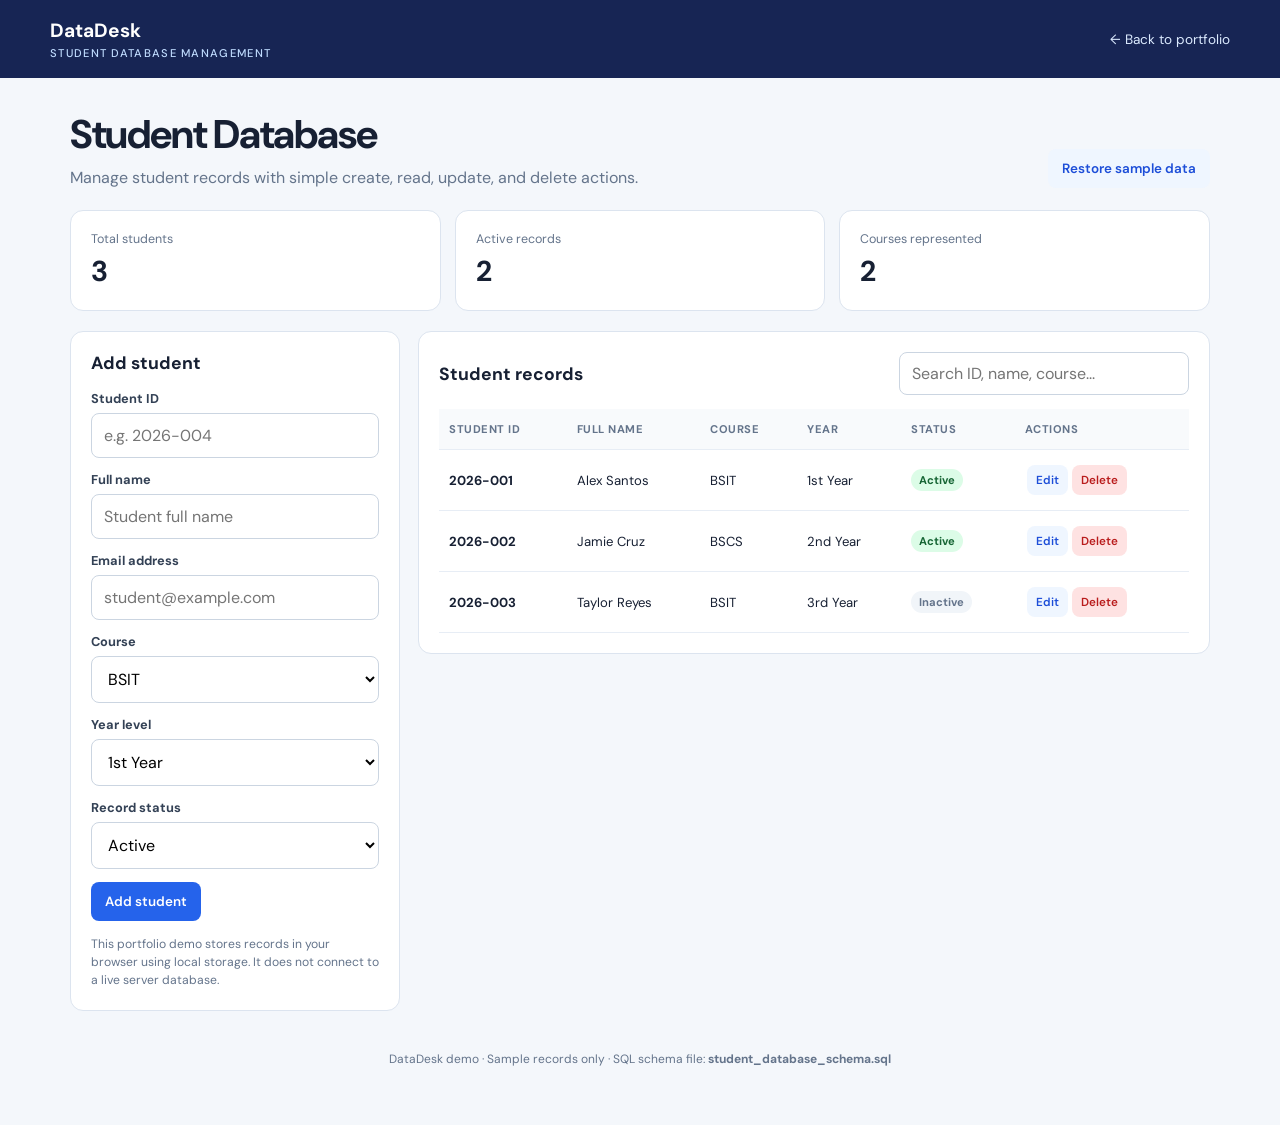
<file: database-demo.html>
<!doctype html>
<html lang="en"><head><meta charset="utf-8"><meta name="viewport" content="width=device-width, initial-scale=1"><meta name="description" content="Student Database Management System portfolio demo"><title>DataDesk | Student Database</title><link rel="stylesheet" href="database-demo.css"></head><body>
<header class="topbar"><div class="brand">DataDesk<small>STUDENT DATABASE MANAGEMENT</small></div><a href="index.html">← Back to portfolio</a></header>
<main class="wrap"><section class="intro"><div><h1>Student Database</h1><p>Manage student records with simple create, read, update, and delete actions.</p></div><button class="btn btn-light" id="resetData" type="button">Restore sample data</button></section>
<div class="stats"><div class="stat"><span>Total students</span><strong id="totalCount">0</strong></div><div class="stat"><span>Active records</span><strong id="activeCount">0</strong></div><div class="stat"><span>Courses represented</span><strong id="courseCount">0</strong></div></div>
<div class="notice" id="notice" role="status"></div><div class="layout"><section class="panel"><h2 id="formTitle">Add student</h2><form id="studentForm"><div class="field"><label for="studentId">Student ID</label><input id="studentId" placeholder="e.g. 2026-004" required maxlength="20"></div><div class="field"><label for="studentName">Full name</label><input id="studentName" placeholder="Student full name" required maxlength="90"></div><div class="field"><label for="studentEmail">Email address</label><input id="studentEmail" type="email" placeholder="student@example.com" required maxlength="120"></div><div class="field"><label for="course">Course</label><select id="course"><option>BSIT</option><option>BSCS</option><option>BSIS</option><option>BSBA</option><option>BSED</option><option>Other</option></select></div><div class="field"><label for="year">Year level</label><select id="year"><option>1st Year</option><option>2nd Year</option><option>3rd Year</option><option>4th Year</option></select></div><div class="field"><label for="status">Record status</label><select id="status"><option>Active</option><option>Inactive</option></select></div><div class="form-actions"><button class="btn btn-primary" id="saveBtn" type="submit">Add student</button><button class="btn btn-light" id="cancelEdit" type="button" hidden>Cancel edit</button></div></form><p class="hint">This portfolio demo stores records in your browser using local storage. It does not connect to a live server database.</p></section>
<section class="panel"><div class="table-head"><h2>Student records</h2><input class="search" id="search" type="search" placeholder="Search ID, name, course..."></div><div class="table-wrap"><table><thead><tr><th>Student ID</th><th>Full name</th><th>Course</th><th>Year</th><th>Status</th><th>Actions</th></tr></thead><tbody id="tableBody"></tbody></table></div></section></div><p class="footer-note">DataDesk demo · Sample records only · SQL schema file: <strong>student_database_schema.sql</strong></p></main><script src="database-demo.js"></script></body></html>
</file>
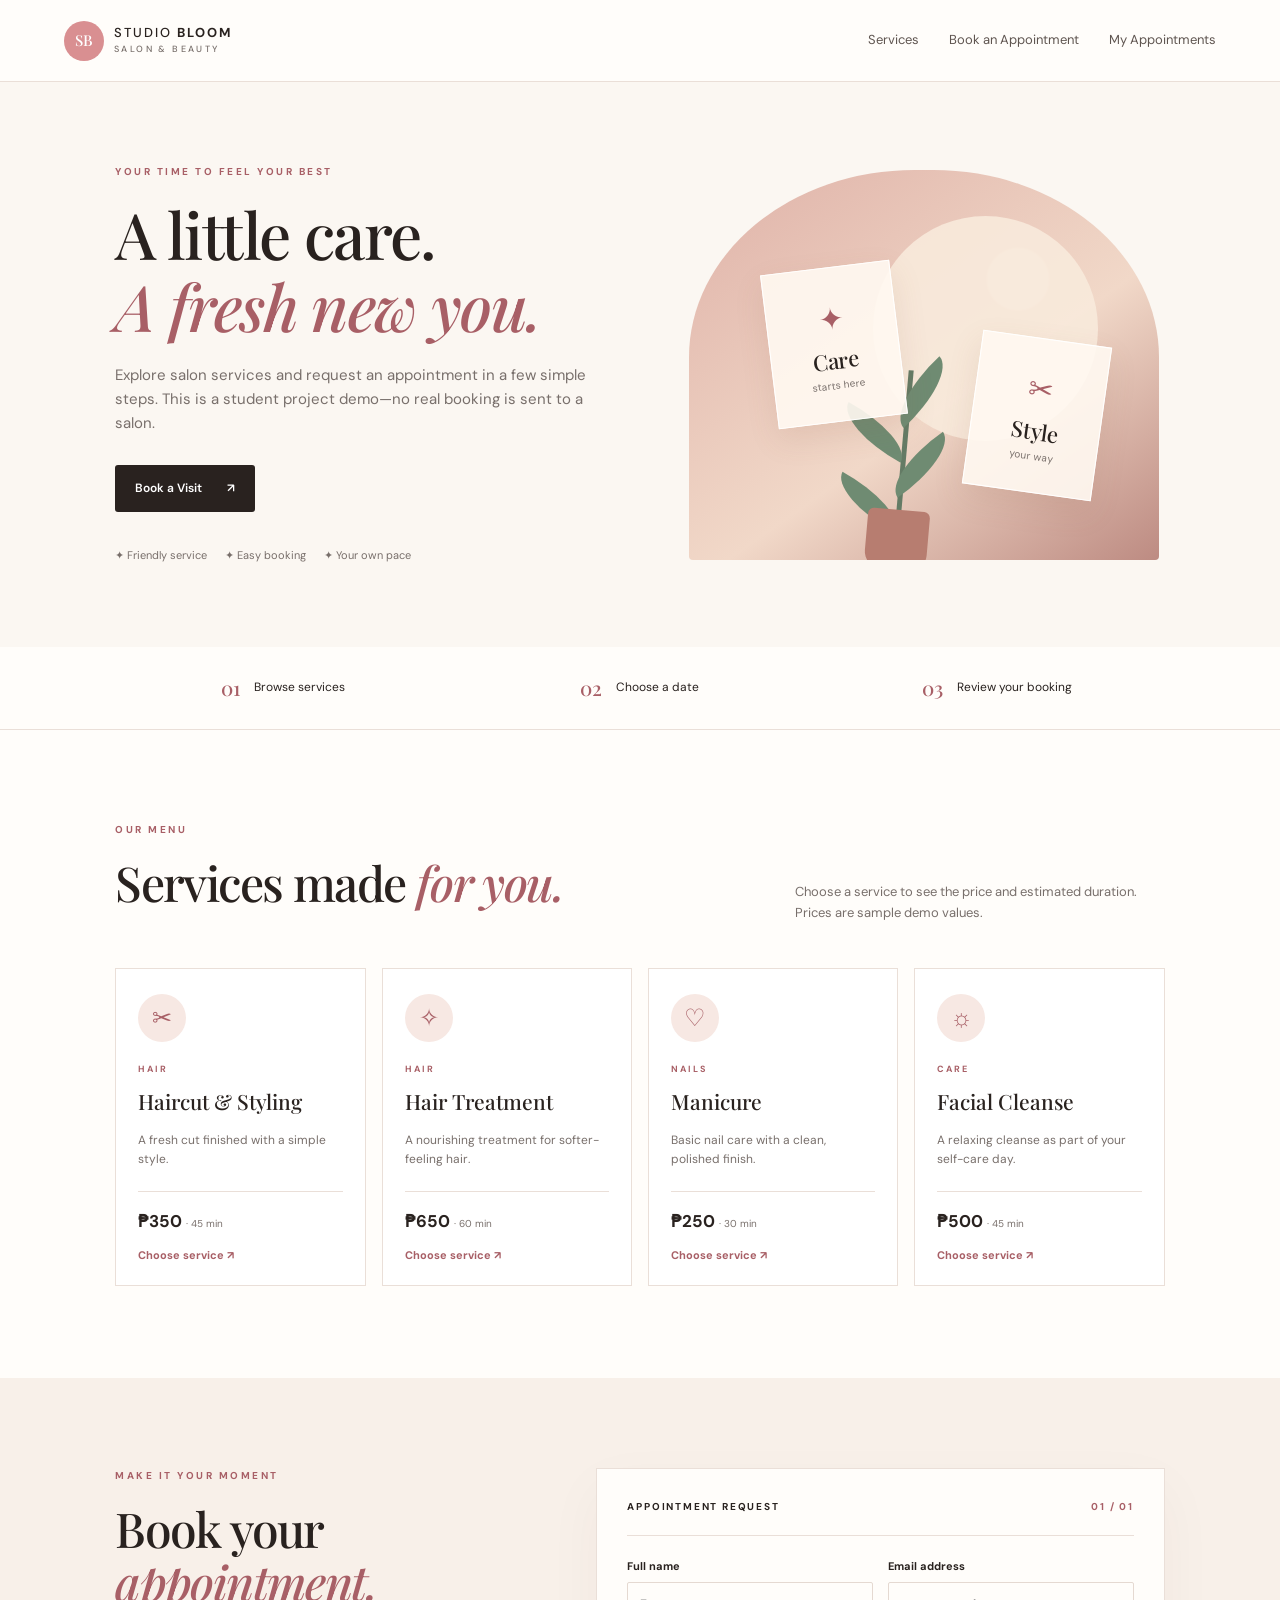
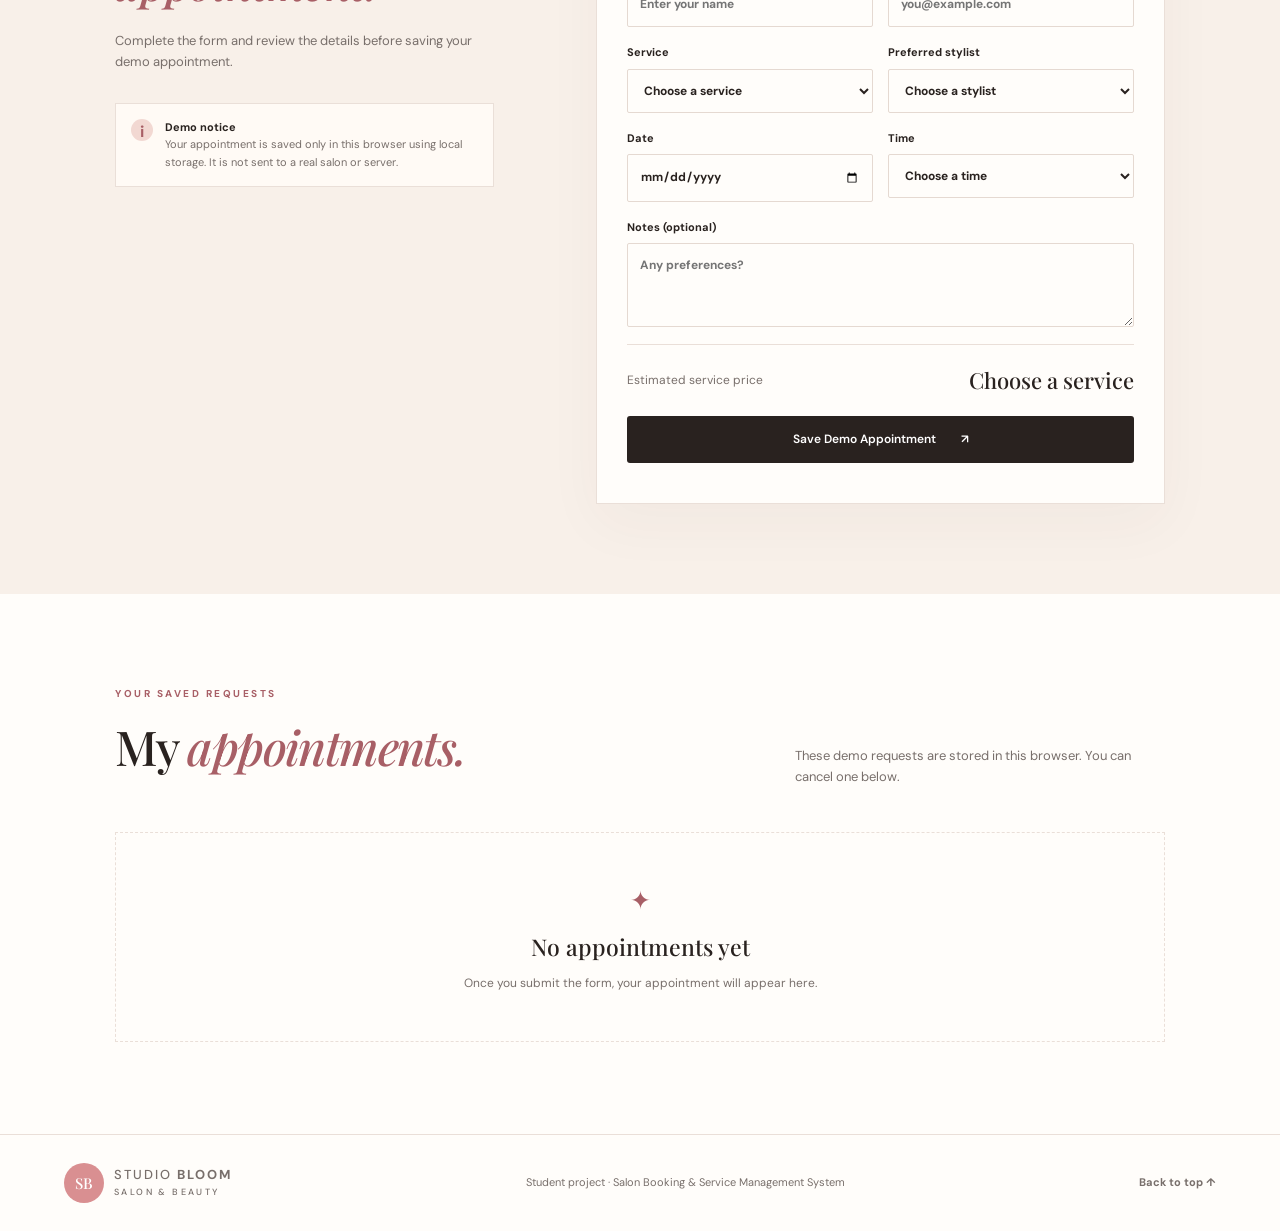
<file: salon-booking-demo.html>
<!doctype html>
<html lang="en">
<head>
  <meta charset="utf-8">
  <meta name="viewport" content="width=device-width, initial-scale=1">
  <meta name="description" content="Salon booking and service management front-end demo.">
  <title>Studio Bloom | Salon Booking Demo</title>
  <link rel="stylesheet" href="salon-booking-demo.css">
</head>
<body>
  <header class="topbar">
    <a class="brand" href="#home"><span class="brand-mark">SB</span><span>STUDIO <b>BLOOM</b><small>SALON & BEAUTY</small></span></a>
    <button class="menu-toggle" id="menuToggle" aria-label="Toggle navigation" aria-expanded="false">☰</button>
    <nav id="navLinks">
      <a href="#services">Services</a><a href="#booking">Book an Appointment</a><a href="#appointments">My Appointments</a>
    </nav>
  </header>
  <main>
    <section class="hero" id="home">
      <div class="hero-copy">
        <p class="eyebrow">YOUR TIME TO FEEL YOUR BEST</p>
        <h1>A little care.<br><em>A fresh new you.</em></h1>
        <p class="lead">Explore salon services and request an appointment in a few simple steps. This is a student project demo—no real booking is sent to a salon.</p>
        <a class="button" href="#booking">Book a Visit <span>↗</span></a>
        <div class="hero-meta"><span>✦ Friendly service</span><span>✦ Easy booking</span><span>✦ Your own pace</span></div>
      </div>
      <div class="hero-art" aria-label="Decorative salon illustration">
        <div class="sun"></div><div class="art-card card-one"><span>✦</span><b>Care</b><small>starts here</small></div>
        <div class="art-card card-two"><span>✂</span><b>Style</b><small>your way</small></div>
        <div class="plant"><i></i><i></i><i></i><i></i><div></div></div>
      </div>
    </section>
    <section class="intro-strip"><div><b>01</b><span>Browse services</span></div><div><b>02</b><span>Choose a date</span></div><div><b>03</b><span>Review your booking</span></div></section>
    <section class="section" id="services">
      <div class="section-heading"><div><p class="eyebrow">OUR MENU</p><h2>Services made <em>for you.</em></h2></div><p>Choose a service to see the price and estimated duration. Prices are sample demo values.</p></div>
      <div class="service-grid" id="serviceGrid">
        <article class="service-card"><div class="service-icon">✂</div><p class="service-type">HAIR</p><h3>Haircut & Styling</h3><p>A fresh cut finished with a simple style.</p><div class="service-bottom"><span>₱350 <small>· 45 min</small></span><button class="text-button choose-service" data-service="Haircut & Styling">Choose service ↗</button></div></article>
        <article class="service-card"><div class="service-icon">✧</div><p class="service-type">HAIR</p><h3>Hair Treatment</h3><p>A nourishing treatment for softer-feeling hair.</p><div class="service-bottom"><span>₱650 <small>· 60 min</small></span><button class="text-button choose-service" data-service="Hair Treatment">Choose service ↗</button></div></article>
        <article class="service-card"><div class="service-icon">♡</div><p class="service-type">NAILS</p><h3>Manicure</h3><p>Basic nail care with a clean, polished finish.</p><div class="service-bottom"><span>₱250 <small>· 30 min</small></span><button class="text-button choose-service" data-service="Manicure">Choose service ↗</button></div></article>
        <article class="service-card"><div class="service-icon">☼</div><p class="service-type">CARE</p><h3>Facial Cleanse</h3><p>A relaxing cleanse as part of your self-care day.</p><div class="service-bottom"><span>₱500 <small>· 45 min</small></span><button class="text-button choose-service" data-service="Facial Cleanse">Choose service ↗</button></div></article>
      </div>
    </section>
    <section class="booking-section" id="booking">
      <div class="booking-intro"><p class="eyebrow">MAKE IT YOUR MOMENT</p><h2>Book your <em>appointment.</em></h2><p>Complete the form and review the details before saving your demo appointment.</p>
        <div class="note"><span>i</span><p><b>Demo notice</b><br>Your appointment is saved only in this browser using local storage. It is not sent to a real salon or server.</p></div>
      </div>
      <form id="bookingForm" class="booking-form">
        <div class="form-title"><span>APPOINTMENT REQUEST</span><span class="step">01 / 01</span></div>
        <div class="field-row"><label>Full name<input id="customerName" name="customerName" required placeholder="Enter your name" maxlength="70"></label><label>Email address<input id="customerEmail" name="customerEmail" type="email" required placeholder="you@example.com"></label></div>
        <div class="field-row"><label>Service<select id="service" name="service" required><option value="">Choose a service</option><option>Haircut & Styling</option><option>Hair Treatment</option><option>Manicure</option><option>Facial Cleanse</option></select></label><label>Preferred stylist<select id="stylist" name="stylist" required><option value="">Choose a stylist</option><option>Any available stylist</option><option>Mika</option><option>Andrea</option><option>Sam</option></select></label></div>
        <div class="field-row"><label>Date<input id="date" name="date" type="date" required></label><label>Time<select id="time" name="time" required><option value="">Choose a time</option><option>10:00 AM</option><option>11:00 AM</option><option>12:00 PM</option><option>1:00 PM</option><option>2:00 PM</option><option>3:00 PM</option><option>4:00 PM</option><option>5:00 PM</option></select></label></div>
        <label>Notes (optional)<textarea id="notes" name="notes" rows="3" placeholder="Any preferences?"></textarea></label>
        <div class="price-preview"><span>Estimated service price</span><strong id="pricePreview">Choose a service</strong></div>
        <button class="button submit-button" type="submit">Save Demo Appointment <span>↗</span></button>
        <p class="form-message" id="formMessage" role="status"></p>
      </form>
    </section>
    <section class="section appointments-section" id="appointments">
      <div class="section-heading"><div><p class="eyebrow">YOUR SAVED REQUESTS</p><h2>My <em>appointments.</em></h2></div><p>These demo requests are stored in this browser. You can cancel one below.</p></div>
      <div class="appointment-list" id="appointmentList"><div class="empty-state"><span>✦</span><h3>No appointments yet</h3><p>Once you submit the form, your appointment will appear here.</p></div></div>
      <button class="clear-button" id="clearAll" type="button" hidden>Clear all demo appointments</button>
    </section>
  </main>
  <footer><a class="brand" href="#home"><span class="brand-mark">SB</span><span>STUDIO <b>BLOOM</b><small>SALON & BEAUTY</small></span></a><p>Student project · Salon Booking & Service Management System</p><a href="#home">Back to top ↑</a></footer>
  <script src="salon-booking-demo.js"></script>
</body>
</html>
</file>
<file: database-demo.css>
@import url('https://fonts.googleapis.com/css2?family=DM+Sans:wght@400;500;600;700&display=swap');
:root{--navy:#172554;--blue:#2563eb;--paper:#f4f7fb;--muted:#64748b;--line:#dce4ef}*{box-sizing:border-box}body{margin:0;background:var(--paper);color:#172033;font-family:'DM Sans',Arial,sans-serif}.topbar{background:var(--navy);color:#fff;padding:18px max(22px,calc((100% - 1180px)/2));display:flex;align-items:center;justify-content:space-between;gap:18px}.brand{font-weight:700;font-size:1.2rem}.brand small{display:block;color:#bfdbfe;font-size:.7rem;font-weight:500;letter-spacing:1.3px;margin-top:3px}.topbar a{color:#dbeafe;font-size:.85rem;text-decoration:none}.wrap{max-width:1180px;margin:30px auto;padding:0 20px}.intro{display:flex;justify-content:space-between;align-items:end;gap:20px;flex-wrap:wrap;margin-bottom:22px}.intro h1{font-size:clamp(1.8rem,4vw,2.5rem);margin:0 0 7px;letter-spacing:-1px}.intro p{color:var(--muted);margin:0}.stats{display:grid;grid-template-columns:repeat(3,1fr);gap:14px;margin-bottom:20px}.stat,.panel{background:#fff;border:1px solid var(--line);border-radius:13px;padding:20px}.stat span{display:block;font-size:.78rem;color:var(--muted)}.stat strong{display:block;font-size:1.8rem;margin-top:5px}.layout{display:grid;grid-template-columns:330px 1fr;gap:18px;align-items:start}.panel h2{font-size:1.1rem;margin:0 0 16px}.field{display:grid;gap:6px;margin-bottom:13px}.field label{font-size:.8rem;font-weight:700;color:#334155}.field input,.field select{width:100%;padding:11px 12px;border:1px solid #cbd5e1;border-radius:8px;font:inherit;background:#fff}.btn{border:0;border-radius:8px;padding:11px 14px;font:600 .84rem 'DM Sans',sans-serif;cursor:pointer}.btn-primary{background:var(--blue);color:#fff}.btn-light{background:#eff6ff;color:#1d4ed8}.btn-danger{background:#fee2e2;color:#b91c1c}.form-actions{display:flex;gap:8px;flex-wrap:wrap}.hint{font-size:.76rem;color:var(--muted);line-height:1.5;margin:14px 0 0}.table-head{display:flex;justify-content:space-between;align-items:center;gap:12px;flex-wrap:wrap;margin-bottom:14px}.table-head h2{margin:0}.search{max-width:290px;width:100%;padding:10px 12px;border:1px solid #cbd5e1;border-radius:8px;font:inherit}.table-wrap{overflow:auto}table{width:100%;border-collapse:collapse;min-width:650px}th,td{text-align:left;padding:13px 10px;border-bottom:1px solid #e7edf5;font-size:.82rem}th{background:#f8fafc;color:#64748b;font-size:.7rem;letter-spacing:.5px;text-transform:uppercase}td .btn{padding:7px 9px;font-size:.73rem;margin:2px}.pill{display:inline-block;border-radius:20px;padding:4px 8px;background:#dcfce7;color:#166534;font-size:.7rem;font-weight:700}.pill.inactive{background:#f1f5f9;color:#64748b}.empty{text-align:center;color:var(--muted);padding:35px}.notice{margin-bottom:15px;padding:11px 13px;border-radius:8px;background:#eff6ff;color:#1d4ed8;font-size:.82rem;display:none}.notice.show{display:block}.footer-note{text-align:center;color:#64748b;font-size:.75rem;padding:28px 10px}@media(max-width:850px){.layout{grid-template-columns:1fr}.stats{gap:8px}.stat{padding:14px}.stat strong{font-size:1.4rem}}@media(max-width:480px){.stats{grid-template-columns:1fr}.topbar{align-items:flex-start;flex-direction:column}}
</file>
<file: salon-booking-demo.css>
@import url('https://fonts.googleapis.com/css2?family=DM+Sans:wght@400;500;600;700&family=Playfair+Display:ital,wght@0,500;0,600;0,700;1,500;1,600&display=swap');
:root{--ink:#29221f;--muted:#786f6b;--cream:#fbf7f2;--paper:#fffdfa;--rose:#d98f91;--rose-dark:#a85f66;--line:#eadfd8;--green:#53685a;--serif:'Playfair Display',Georgia,serif;--sans:'DM Sans',Arial,sans-serif}
*{box-sizing:border-box}html{scroll-behavior:smooth;scroll-padding-top:90px}body{margin:0;background:var(--paper);color:var(--ink);font-family:var(--sans);line-height:1.6}a{color:inherit;text-decoration:none}button,input,select,textarea{font:inherit}.topbar{height:82px;display:flex;align-items:center;justify-content:space-between;padding:0 max(5vw,22px);background:#fffdfa;border-bottom:1px solid var(--line);position:sticky;top:0;z-index:10}.brand{display:flex;align-items:center;gap:10px;font-size:13px;letter-spacing:2px;font-weight:500;line-height:1.1}.brand b{font-weight:700}.brand small{display:block;font-size:9px;letter-spacing:2.4px;color:var(--muted);margin-top:5px}.brand-mark{display:grid;place-items:center;width:40px;height:40px;background:var(--rose);color:white;border-radius:50%;font-family:var(--serif);font-size:15px;letter-spacing:0}.topbar nav{display:flex;gap:30px;align-items:center;font-size:13px;color:#5f5550}.topbar nav a:hover,footer>a:hover{color:var(--rose-dark)}.menu-toggle{display:none;background:none;border:0;font-size:25px}.hero{display:grid;grid-template-columns:1.05fr .95fr;min-height:565px;background:var(--cream);padding:70px max(9vw,28px);gap:35px;overflow:hidden}.hero-copy{align-self:center;max-width:570px}.eyebrow{font-size:10px;letter-spacing:2.5px;color:var(--rose-dark);font-weight:700;margin:0 0 18px}.hero h1,.section h2,.section-heading h2,.booking-intro h2{font-family:var(--serif);font-size:clamp(40px,5vw,66px);line-height:1.12;font-weight:500;letter-spacing:-1.6px;margin:0 0 22px}.hero h1 em,.section h2 em,.section-heading h2 em,.booking-intro h2 em{font-weight:500;color:var(--rose-dark)}.lead{font-size:15px;color:var(--muted);max-width:490px;margin-bottom:30px}.button{display:inline-flex;align-items:center;justify-content:center;gap:25px;background:var(--ink);color:white;padding:14px 20px;border:0;border-radius:3px;font-weight:600;font-size:12px;cursor:pointer;transition:transform .2s,background .2s}.button:hover{background:var(--rose-dark);transform:translateY(-2px)}.hero-meta{display:flex;gap:18px;flex-wrap:wrap;font-size:11px;color:var(--muted);margin-top:35px}.hero-art{position:relative;min-height:390px;background:#e9c9c0;border-radius:48% 48% 4px 4px;max-width:470px;width:100%;justify-self:center;align-self:center;overflow:hidden;background-image:radial-gradient(circle at 70% 28%,#f8e9dd 0 7%,transparent 7.5%),linear-gradient(145deg,#dfb2a8,#f1d8c8 58%,#bd8b82)}.sun{position:absolute;width:225px;height:225px;border-radius:50%;background:#f9eadc;right:13%;top:12%;opacity:.9}.art-card{position:absolute;display:flex;flex-direction:column;justify-content:center;align-items:center;width:130px;height:155px;background:#fff9f1e8;border:1px solid #fff;box-shadow:0 12px 30px #8d5c4a20;transform:rotate(-7deg);z-index:2}.art-card span{font-size:30px;color:var(--rose-dark)}.art-card b{font-family:var(--serif);font-size:22px;font-weight:500}.art-card small{font-size:10px;color:var(--muted)}.card-one{top:25%;left:17%}.card-two{right:12%;bottom:17%;transform:rotate(8deg)}.plant{position:absolute;bottom:-10px;left:45%;height:200px;width:5px;background:#647b65;transform:rotate(5deg);z-index:1}.plant i{position:absolute;width:75px;height:28px;background:#6f8b72;border-radius:100% 0 100% 0;transform-origin:left bottom}.plant i:nth-child(1){top:30px;left:0;transform:rotate(-48deg)}.plant i:nth-child(2){top:65px;left:0;transform:rotate(24deg) scaleX(-1)}.plant i:nth-child(3){top:100px;left:0;transform:rotate(-40deg)}.plant i:nth-child(4){top:135px;left:0;transform:rotate(24deg) scaleX(-1)}.plant div{position:absolute;bottom:0;left:-28px;width:62px;height:60px;background:#b77d70;border-radius:6px 6px 17px 17px}.intro-strip{display:grid;grid-template-columns:repeat(3,1fr);padding:25px max(9vw,28px);border-bottom:1px solid var(--line);gap:20px}.intro-strip div{display:flex;align-items:center;justify-content:center;gap:14px;font-size:12px}.intro-strip b{font-family:var(--serif);font-size:20px;color:var(--rose-dark);font-weight:500}.section{padding:92px max(9vw,28px)}.section-heading{display:flex;align-items:end;justify-content:space-between;gap:40px;margin-bottom:36px}.section-heading h2,.booking-intro h2,.section h2{font-size:clamp(34px,4vw,48px)}.section-heading>p{max-width:370px;color:var(--muted);font-size:13px;margin-bottom:8px}.service-grid{display:grid;grid-template-columns:repeat(4,1fr);gap:16px}.service-card{padding:25px 22px 20px;background:#fff;border:1px solid var(--line);transition:transform .2s,box-shadow .2s}.service-card:hover{transform:translateY(-5px);box-shadow:0 18px 35px #46322a0d}.service-icon{width:48px;height:48px;display:grid;place-items:center;border-radius:50%;background:#f7e8e3;color:var(--rose-dark);font-size:24px;margin-bottom:20px}.service-type{font-size:9px;letter-spacing:2px;color:var(--rose-dark);font-weight:700}.service-card h3{font-family:var(--serif);font-weight:500;font-size:21px;margin:7px 0}.service-card>p:not(.service-type){font-size:12px;color:var(--muted);min-height:40px}.service-bottom{border-top:1px solid var(--line);padding-top:16px;margin-top:20px;display:flex;flex-direction:column;gap:12px}.service-bottom>span{font-size:17px;font-weight:700}.service-bottom small{font-size:10px;color:var(--muted);font-weight:400}.text-button{border:0;background:none;color:var(--rose-dark);padding:0;text-align:left;font-size:11px;font-weight:700;cursor:pointer}.booking-section{background:#f8f0e9;padding:90px max(9vw,28px);display:grid;grid-template-columns:.8fr 1.2fr;gap:8vw;align-items:start}.booking-intro{position:sticky;top:115px}.booking-intro>p:not(.eyebrow){color:var(--muted);font-size:13px;max-width:370px}.note{display:flex;gap:12px;background:#fffaf5;border:1px solid var(--line);padding:15px;margin-top:30px;max-width:380px}.note>span{width:22px;height:22px;border-radius:50%;display:grid;place-items:center;background:#f2d8d2;color:var(--rose-dark);font-weight:700;flex-shrink:0}.note p{font-size:11px;color:var(--muted);margin:0}.note b{color:var(--ink)}.booking-form{background:#fffdfa;padding:30px;border:1px solid var(--line);box-shadow:0 20px 55px #593d2e0a}.form-title{display:flex;justify-content:space-between;font-size:10px;font-weight:700;letter-spacing:1.8px;padding-bottom:20px;border-bottom:1px solid var(--line);margin-bottom:22px}.form-title .step{color:var(--rose-dark)}.field-row{display:grid;grid-template-columns:1fr 1fr;gap:15px}.booking-form label{display:block;font-size:11px;font-weight:700;margin-bottom:17px}.booking-form input,.booking-form select,.booking-form textarea{display:block;width:100%;margin-top:7px;border:1px solid #e5d9d1;border-radius:2px;background:#fffdfa;padding:12px;color:var(--ink);font-size:12px;outline:none}.booking-form input:focus,.booking-form select:focus,.booking-form textarea:focus{border-color:var(--rose-dark);box-shadow:0 0 0 3px #d98f911c}.price-preview{display:flex;align-items:center;justify-content:space-between;border-top:1px solid var(--line);padding:18px 0;margin-top:3px;font-size:12px;color:var(--muted)}.price-preview strong{font-family:var(--serif);font-size:22px;color:var(--ink);font-weight:500}.submit-button{width:100%}.form-message{font-size:12px;color:var(--green);margin:10px 0 0}.appointments-section{background:#fffdfa}.appointment-list{display:grid;gap:12px}.appointment-card{display:grid;grid-template-columns:1fr auto;gap:20px;align-items:center;padding:20px 22px;border:1px solid var(--line);background:#fff}.appointment-card h3{font-family:var(--serif);font-size:20px;font-weight:500;margin:0 0 5px}.appointment-card p{font-size:12px;color:var(--muted);margin:0}.appointment-meta{display:flex;gap:16px;flex-wrap:wrap;margin-top:8px;font-size:11px;color:var(--rose-dark)}.cancel-button,.clear-button{border:1px solid #e4c8c4;background:#fff7f5;color:#a85f66;padding:9px 12px;font-size:11px;cursor:pointer}.clear-button{margin-top:18px}.empty-state{text-align:center;padding:48px 15px;border:1px dashed var(--line);color:var(--muted)}.empty-state>span{font-size:25px;color:var(--rose-dark)}.empty-state h3{font-family:var(--serif);font-weight:500;color:var(--ink);font-size:23px;margin:8px 0}.empty-state p{font-size:12px;margin:0}footer{display:flex;align-items:center;justify-content:space-between;gap:20px;padding:28px max(5vw,22px);border-top:1px solid var(--line);font-size:11px;color:var(--muted)}footer p{margin:0}footer>a:last-child{font-weight:700}@media(max-width:1000px){.service-grid{grid-template-columns:repeat(2,1fr)}.hero{padding:60px 6vw}.section,.booking-section{padding:75px 6vw}.topbar nav{gap:17px}}@media(max-width:720px){.topbar{height:70px}.menu-toggle{display:block}.topbar nav{display:none;position:absolute;top:69px;left:0;right:0;background:#fffdfa;padding:20px 25px;border-bottom:1px solid var(--line);flex-direction:column;align-items:flex-start;gap:18px}.topbar nav.open{display:flex}.hero{grid-template-columns:1fr;padding:55px 25px 35px}.hero-art{min-height:310px;max-width:360px;width:100%;margin-top:10px}.hero h1{font-size:48px}.hero-meta{gap:10px}.intro-strip{padding:20px 18px;gap:10px}.intro-strip div{gap:7px;flex-direction:column;text-align:center;font-size:10px}.section,.booking-section{padding:62px 22px}.section-heading{display:block}.section-heading>p{margin-top:15px}.service-grid{grid-template-columns:1fr 1fr;gap:10px}.service-card{padding:18px 14px}.service-card h3{font-size:18px}.service-bottom>span{font-size:15px}.booking-section{grid-template-columns:1fr;gap:28px}.booking-intro{position:static}.booking-form{padding:22px 17px}.field-row{grid-template-columns:1fr;gap:0}.appointment-card{grid-template-columns:1fr;gap:14px}.appointment-card .cancel-button{justify-self:start}footer{flex-wrap:wrap;justify-content:flex-start}footer p{order:3;width:100%}}@media(max-width:390px){.service-grid{grid-template-columns:1fr}.hero h1{font-size:42px}.intro-strip span{max-width:80px}}
</file>
